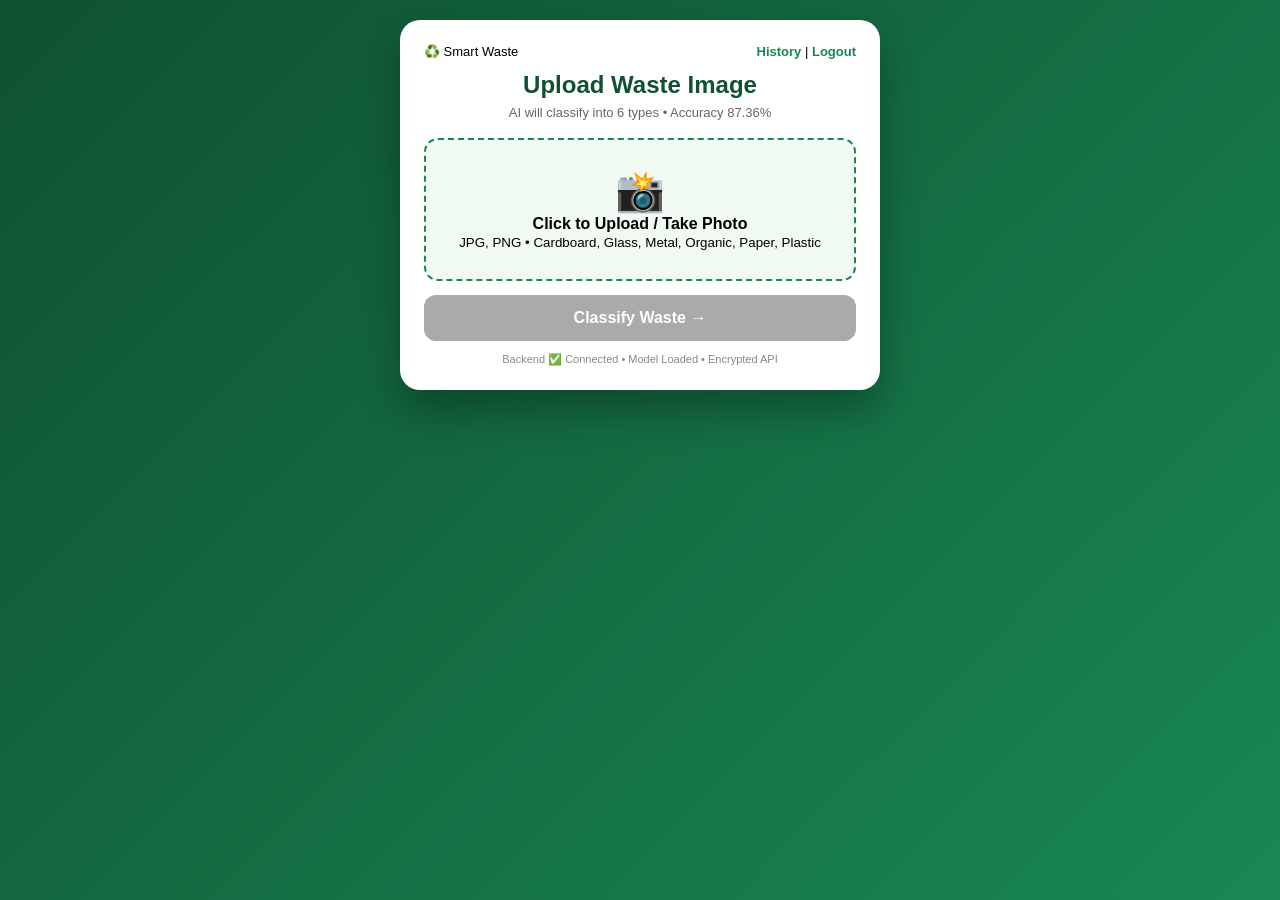
<file: final.html>
<!DOCTYPE html>
<html lang="en">
<head>
<meta charset="UTF-8">
<meta name="viewport" content="width=device-width, initial-scale=1.0">
<title>Smart Waste Classifier ♻️</title>
<style>
*{margin:0;padding:0;box-sizing:border-box;font-family:'Segoe UI',sans-serif}
body{background:linear-gradient(135deg,#0f5132,#198754);min-height:100vh;padding:20px}
.card{max-width:480px;margin:0 auto;background:#fff;border-radius:20px;padding:24px;box-shadow:0 20px 40px rgba(0,0,0,.3)}
h1{text-align:center;color:#0f5132;font-size:24px}
.sub{text-align:center;color:#666;font-size:13px;margin:6px 0 18px}
.upload{border:2px dashed #198754;border-radius:14px;padding:28px;text-align:center;cursor:pointer;background:#f0f9f2}
.upload:hover{background:#e6f4ea}
.upload span{font-size:40px}
#preview{width:100%;max-height:280px;object-fit:cover;border-radius:12px;display:none;margin-top:14px}
button{width:100%;padding:14px;border:none;border-radius:12px;background:#198754;color:#fff;font-size:16px;font-weight:700;cursor:pointer;margin-top:14px}
button:disabled{background:#aaa}
.result{display:none;margin-top:16px;padding:16px;border-radius:14px;text-align:center}
.bar{height:12px;background:#e9ecef;border-radius:20px;overflow:hidden;margin:10px 0}
.fill{height:100%;background:#198754;transition:width .6s}
.tip{font-size:13px;color:#333;margin-top:6px}
.top{display:flex;justify-content:space-between;font-size:13px;margin-bottom:12px}
.top a{color:#198754;text-decoration:none;font-weight:600}
.enc{font-size:10px;color:#888;word-break:break-all;margin-top:8px}
</style>
</head>
<body>
<div class="card">
<div class="top"><span>♻️ Smart Waste</span><span><a href="history.html">History</a> | <a href="#" onclick="logout()">Logout</a></span></div>
<h1>Upload Waste Image</h1>
<p class="sub">AI will classify into 6 types • Accuracy 87.36%</p>

<div class="upload" onclick="document.getElementById('file').click()">
<span>📸</span><br><b>Click to Upload / Take Photo</b><br><small>JPG, PNG • Cardboard, Glass, Metal, Organic, Paper, Plastic</small>
<input type="file" id="file" accept="image/*" hidden onchange="showPreview(event)">
</div>
<img id="preview">
<button id="btn" onclick="predict()" disabled>Classify Waste →</button>

<div id="res" class="result">
<h2 id="pred">PAPER</h2>
<p>Confidence: <b id="conf">0%</b></p>
<div class="bar"><div class="fill" id="fill"></div></div>
<p class="tip" id="tip"></p>
<p class="enc" id="enc"></p>
<button onclick="location.reload()">Classify Another</button>
</div>
<p style="text-align:center;font-size:11px;color:#888;margin-top:12px">Backend ✅ Connected • Model Loaded • Encrypted API</p>
</div>

<script>
const API="http://127.0.0.1:5000";
const tips={PAPER:"💙 Tip: Blue Bin - Recycle!",PLASTIC:"💛 Tip: Yellow Bin - Recycle!",ORGANIC:"💚 Tip: Green Bin - Compost!",METAL:"🩶 Tip: Grey Bin - Metal Recycle!",GLASS:"🤍 Tip: White Bin - Glass Recycle!",CARDBOARD:"🤎 Tip: Brown Bin - Cardboard Recycle!"};
const colors={PAPER:"#0d6efd",PLASTIC:"#ffc107",ORGANIC:"#198754",METAL:"#6c757d",GLASS:"#0dcaf0",CARDBOARD:"#fd7e14"};
function showPreview(e){let f=e.target.files[0];if(!f)return;let r=new FileReader();r.onload=()=>{let img=document.getElementById('preview');img.src=r.result;img.style.display='block';document.getElementById('btn').disabled=false};r.readAsDataURL(f)}
function logout(){localStorage.clear();location.href='login.html'}
async function predict(){
let file=document.getElementById('file').files[0];if(!file)return alert('Select image first');
let btn=document.getElementById('btn');btn.textContent='Classifying...';btn.disabled=true;
let fd=new FormData();fd.append('image',file);
try{
let res=await fetch(API+'/predict',{method:'POST',body:fd});
let data=await res.json();
let pred=(data.prediction||data.class||data.label||'').toUpperCase();
let conf=Math.round((data.confidence||data.confidence_score||0)*100);
if(conf<=1&&data.confidence) conf=Math.round(data.confidence);
if(data.plain_preview){pred=(data.plain_preview.prediction||pred).toUpperCase();conf=Math.round((data.plain_preview.confidence||0)*100)}
let box=document.getElementById('res');box.style.display='block';box.style.background='#f8f9fa';box.style.border='2px solid '+ (colors[pred]||'#198754');
document.getElementById('pred').textContent='✅ '+pred;
document.getElementById('pred').style.color=colors[pred]||'#198754';
document.getElementById('conf').textContent=conf+'%';
document.getElementById('fill').style.width=conf+'%';
document.getElementById('fill').style.background=colors[pred]||'#198754';
document.getElementById('tip').textContent=tips[pred]||'';
document.getElementById('enc').textContent=data.encrypted_data?('Encrypted: YES • '+String(data.encrypted_data).substring(0,60)+'...'):'';
box.scrollIntoView({behavior:'smooth'});
}catch(e){alert('Backend not running! Start backend/app.py');btn.textContent='Classify Waste →';btn.disabled=false}
}
</script>
</body>
</html>
</file>
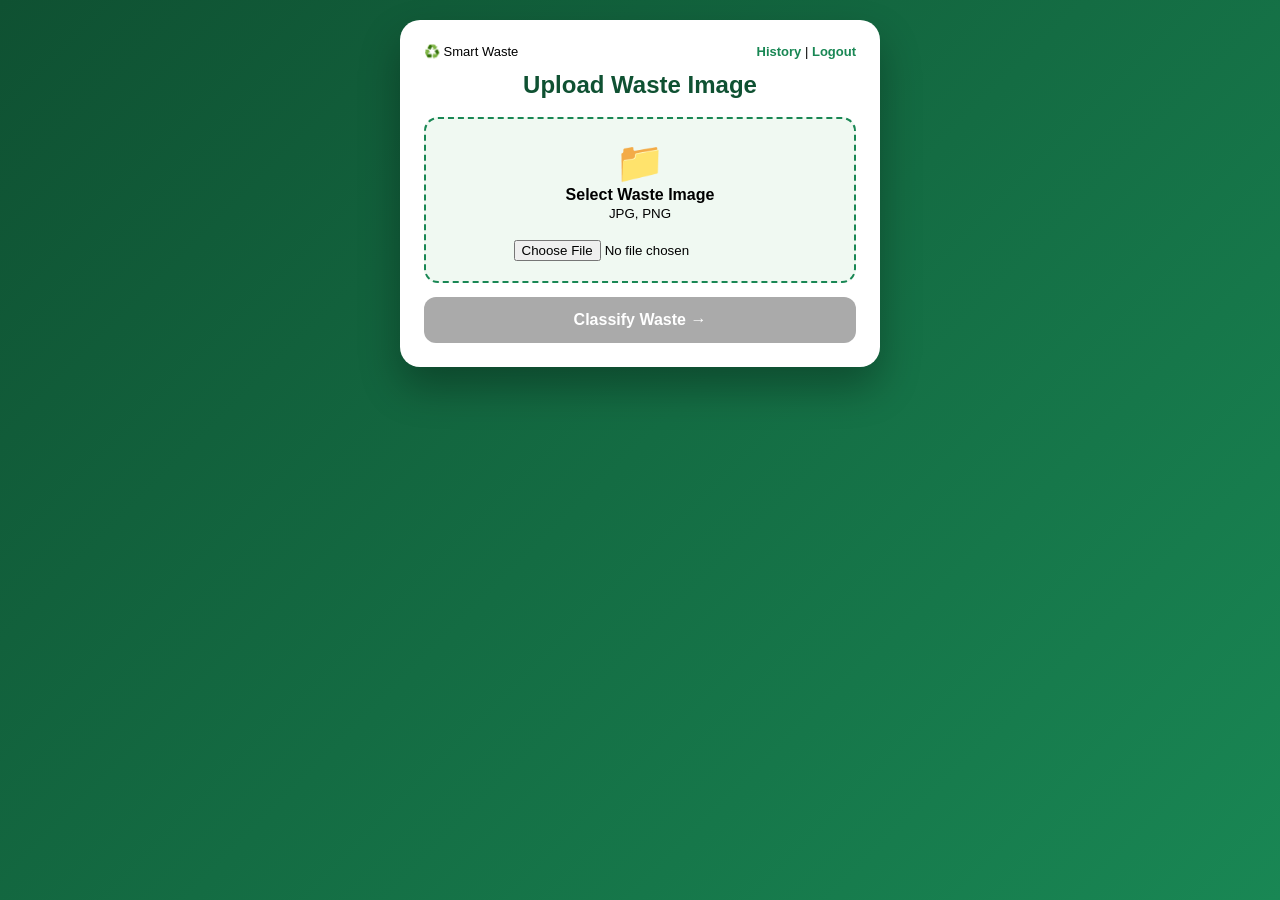
<file: final2.html>
<!DOCTYPE html>
<html lang="en">
<head>
<meta charset="UTF-8">
<meta http-equiv="Cache-Control" content="no-cache, no-store, must-revalidate">
<meta http-equiv="Pragma" content="no-cache">
<meta http-equiv="Expires" content="0">
<meta name="viewport" content="width=device-width, initial-scale=1.0">
<title>Smart Waste Classifier</title>
<style>
  *{margin:0;padding:0;box-sizing:border-box;font-family:'Segoe UI',sans-serif}
  body{background:linear-gradient(135deg,#0f5132,#198754);min-height:100vh;padding:20px}
  .card{max-width:480px;margin:0 auto;background:#fff;border-radius:20px;padding:24px;box-shadow:0 20px 40px rgba(0,0,0,.3)}
  .top{display:flex;justify-content:space-between;font-size:13px;margin-bottom:12px}
  .top a{color:#198754;text-decoration:none;font-weight:600}
  h1{text-align:center;color:#0f5132;font-size:24px;margin-bottom:18px}
  .upload{border:2px dashed #198754;border-radius:14px;padding:20px;text-align:center;background:#f0f9f2}
  .upload span{font-size:40px}
  #preview{width:100%;max-height:280px;object-fit:cover;border-radius:12px;display:none;margin-top:14px}
  button{width:100%;padding:14px;border:none;border-radius:12px;background:#198754;color:#fff;font-size:16px;font-weight:700;cursor:pointer;margin-top:14px}
  button:disabled{background:#aaa;cursor:not-allowed}
  .result{display:none;margin-top:16px;padding:16px;border-radius:14px;text-align:center;background:#f8f9fa;border:2px solid #198754}
  .bar{height:12px;background:#e9ecef;border-radius:20px;overflow:hidden;margin:10px 0}
  .fill{height:100%;background:#198754;transition:width .6s;width:0%}
  .tip{font-size:13px;color:#333;margin-top:6px}
</style>
</head>
<body>
<div class="card">
  <div class="top">
    <span>♻️ Smart Waste</span>
    <span><a href="history.html">History</a> | <a href="#" onclick="logout()">Logout</a></span>
  </div>

  <h1>Upload Waste Image</h1>

  <div class="upload">
    <span>📁</span><br>
    <b>Select Waste Image</b><br>
    <small>JPG, PNG</small><br><br>
    <input type="file" id="file" accept="image/*" style="display:block;margin:0 auto" onchange="showPreview(event)">
  </div>

  <img id="preview">
  <button id="btn" onclick="predict()" disabled>Classify Waste →</button>

  <div id="res" class="result">
    <h2 id="pred">-</h2>
    <p>Confidence: <b id="conf">0%</b></p>
    <div class="bar"><div class="fill" id="fill"></div></div>
    <p class="tip" id="tip"></p>
    <button onclick="location.reload()">Classify Another</button>
  </div>
</div>

<script>
const API = "http://127.0.0.1:5000";

const EMOJI = {
  PAPER: '📰',
  PLASTIC: '🧴',
  ORGANIC: '🌱',
  METAL: '🔩',
  GLASS: '🫙',
  CARDBOARD: '📦'
};

const tips = {
  PAPER: "💙 Tip: Blue Bin - Recycle!",
  PLASTIC: "💛 Tip: Yellow Bin - Recycle!",
  ORGANIC: "💚 Tip: Green Bin - Compost!",
  METAL: "🩶 Tip: Grey Bin - Metal Recycle!",
  GLASS: "🤍 Tip: White Bin - Glass Recycle!",
  CARDBOARD: "🤎 Tip: Brown Bin - Cardboard Recycle!"
};

const colors = {
  PAPER: "#0d6efd",
  PLASTIC: "#ffc107",
  ORGANIC: "#198754",
  METAL: "#6c757d",
  GLASS: "#0dcaf0",
  CARDBOARD: "#fd7e14"
};

function showPreview(event){
  let f = event.target.files[0];
  if(!f) return;
  let reader = new FileReader();
  reader.onload = () => {
    let img = document.getElementById('preview');
    img.src = reader.result;
    img.style.display = 'block';
    document.getElementById('btn').disabled = false;
    document.getElementById('res').style.display = 'none';
  };
  reader.readAsDataURL(f);
}

function logout(){
  localStorage.removeItem('username');
  location.href = 'login.html';
}

async function predict(){
  let file = document.getElementById('file').files[0];
  if(!file){ alert('Please select an image first!'); return; }
  let btn = document.getElementById('btn');
  btn.textContent = 'Classifying...';
  btn.disabled = true;
  let fd = new FormData();
  fd.append('image', file);
  try{
    let res = await fetch(API + '/predict', {method: 'POST', body: fd});
    let d = await res.json();
    let pp = d.plain_preview || d || {};
    let pred = (pp.predicted_class || pp.prediction || d.prediction || '').toString().toUpperCase();
    if(!pred) pred = 'UNKNOWN';
    let raw = pp.confidence ?? d.confidence ?? 0;
    let conf = raw > 1 ? Math.round(raw) : Math.round(raw * 100);
    let box = document.getElementById('res');
    box.style.display = 'block';
    box.style.border = '2px solid ' + (colors[pred] || '#198754');
    document.getElementById('pred').textContent = (EMOJI[pred] || '♻️') + ' ' + pred;
    document.getElementById('pred').style.color = colors[pred] || '#198754';
    document.getElementById('conf').textContent = conf + '%';
    let fill = document.getElementById('fill');
    fill.style.width = conf + '%';
    fill.style.background = colors[pred] || '#198754';
    document.getElementById('tip').textContent = tips[pred] || '';
    // Save history
    try{
      let hist = JSON.parse(localStorage.getItem('waste_history') || '[]');
      hist.unshift({date: new Date().toLocaleString('en-IN'), pred: pred, conf: conf, user: localStorage.getItem('username') || 'shalini'});
      localStorage.setItem('waste_history', JSON.stringify(hist.slice(0,50)));
    }catch(e){}
    box.scrollIntoView({behavior:'smooth'});
  }catch(e){
    alert('Backend not running! Start backend/app.py');
  }
  btn.textContent = 'Classify Waste →';
  btn.disabled = false;
}
</script>
</body>
</html>
</file>
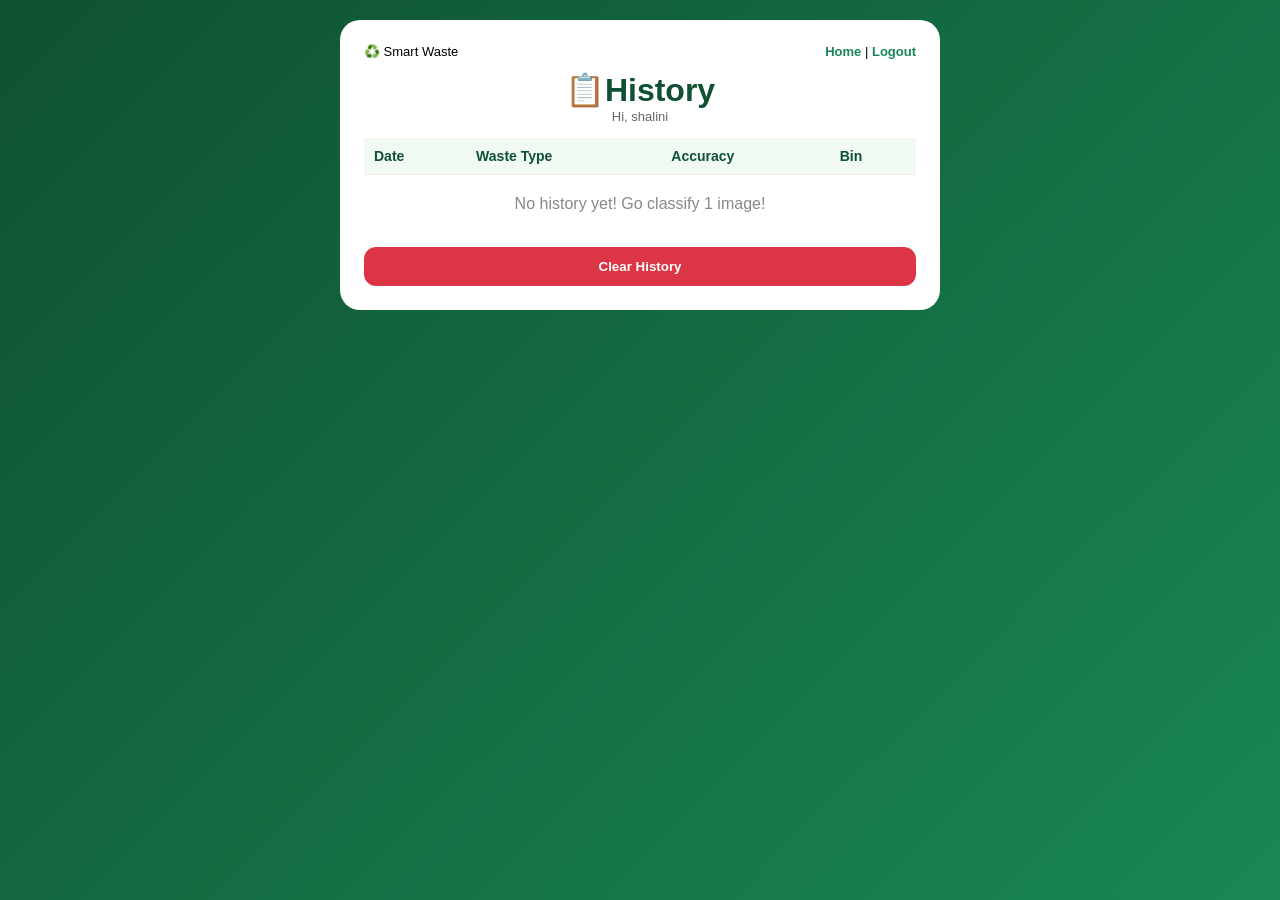
<file: history.html>
<!DOCTYPE html><html lang="en"><head><meta charset="UTF-8"><meta http-equiv="Cache-Control" content="no-cache, no-store, must-revalidate">
<meta http-equiv="Pragma" content="no-cache">
<meta http-equiv="Expires" content="0"><meta name="viewport" content="width=device-width,initial-scale=1"><title>History ♻️</title><style>*{margin:0;padding:0;box-sizing:border-box;font-family:'Segoe UI',sans-serif}body{background:linear-gradient(135deg,#0f5132,#198754);min-height:100vh;padding:20px}.card{max-width:600px;margin:auto;background:#fff;border-radius:20px;padding:24px}h1{text-align:center;color:#0f5132}.top{display:flex;justify-content:space-between;font-size:13px;margin-bottom:12px}.top a{color:#198754;text-decoration:none;font-weight:600}table{width:100%;border-collapse:collapse;margin-top:14px}th,td{padding:10px;border-bottom:1px solid #eee;text-align:left;font-size:14px}th{background:#f0f9f2;color:#0f5132}button{width:100%;padding:12px;background:#dc3545;color:#fff;border:none;border-radius:12px;margin-top:14px;font-weight:700;cursor:pointer}.empty{text-align:center;color:#888;padding:20px}</style></head>
<body><div class="card"><div class="top"><span>♻️ Smart Waste</span><span><a href="final2.html">Home</a> | <a href="#" onclick="logout()">Logout</a></span></div><h1>📋History</h1><p style="text-align:center;font-size:13px;color:#666" id="userLine">Hi, shalini</p><table><thead><tr><th>Date</th><th>Waste Type</th><th>Accuracy</th><th>Bin</th></tr></thead><tbody id="rows"></tbody></table><p class="empty" id="empty" style="display:none">No history yet! Go classify 1 image!</p><button onclick="clearHist()">Clear History</button></div>
<script>
const bins={PAPER:"💙 Blue",PLASTIC:"💛 Yellow",ORGANIC:"💚 Green",METAL:"🩶 Grey",GLASS:"🤍 White",CARDBOARD:"🤎 Brown"};
function logout(){localStorage.removeItem('username');location.href='login.html'}
function clearHist(){localStorage.removeItem('waste_history');location.reload()}
let user=localStorage.getItem('username')||localStorage.getItem('user')||'shalini';
if(user==='undefined' || !user) user='shalini';
document.getElementById('userLine').textContent='Hi, '+user;
let hist=JSON.parse(localStorage.getItem('waste_history')||'[]');
let tbody=document.getElementById('rows');
if(hist.length===0){document.getElementById('empty').style.display='block'}
hist.forEach(h=>{let tr=document.createElement('tr');tr.innerHTML=`<td>${h.date}</td><td><b>${h.pred}</b></td><td>${h.conf}%</td><td>${bins[h.pred]||''}</td>`;tbody.appendChild(tr);});
</script></body></html>
</file>
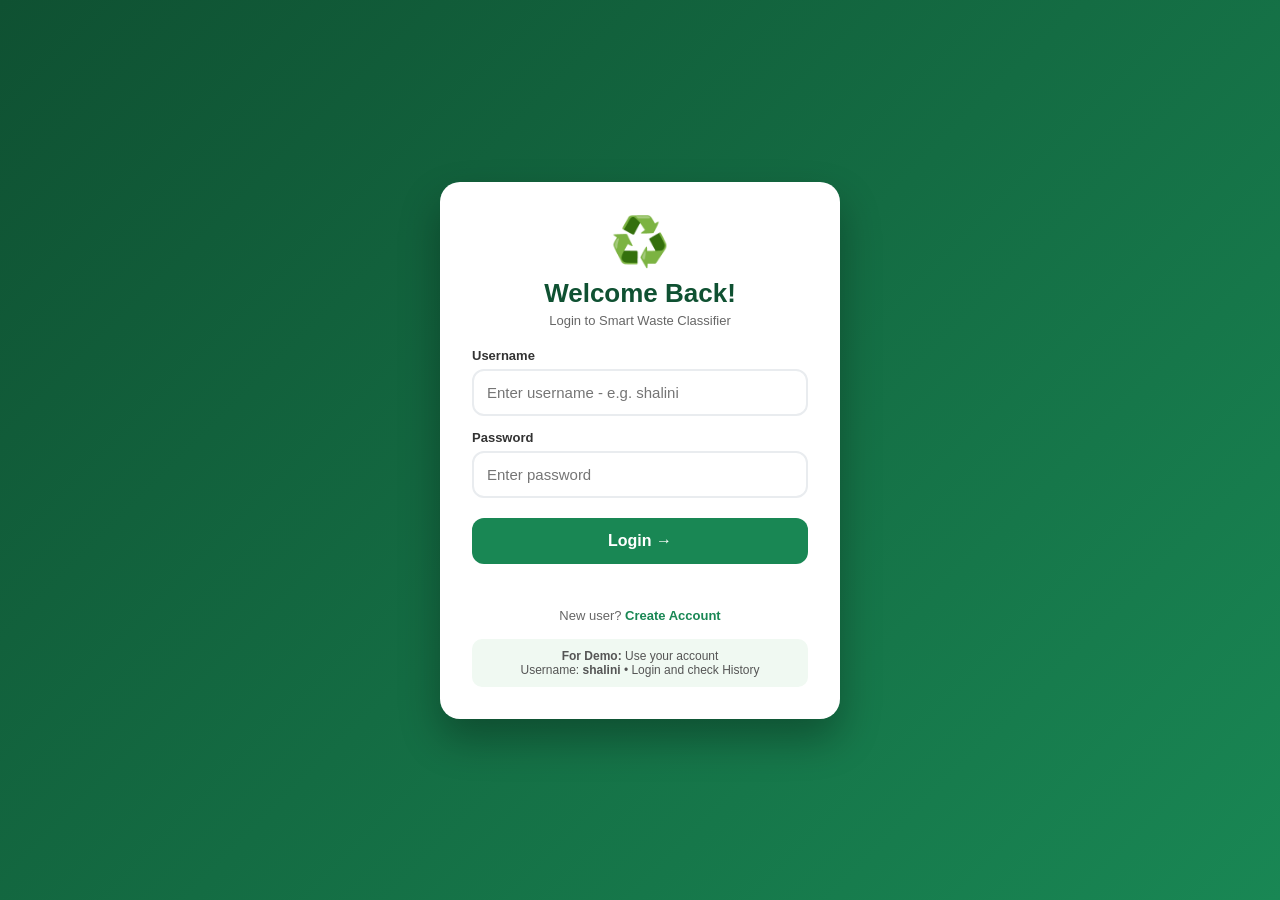
<file: login.html>
<!DOCTYPE html>
<html lang="en">
<head>
<meta charset="UTF-8">
<meta http-equiv="Cache-Control" content="no-cache, no-store, must-revalidate">
<meta http-equiv="Pragma" content="no-cache">
<meta http-equiv="Expires" content="0">
<meta name="viewport" content="width=device-width, initial-scale=1.0">
<title>Login - Smart Waste ♻️</title>
<style>
  *{margin:0;padding:0;box-sizing:border-box;font-family:'Segoe UI',sans-serif}
  body{background:linear-gradient(135deg,#0f5132,#198754);min-height:100vh;display:flex;align-items:center;justify-content:center;padding:20px}
  .card{width:100%;max-width:400px;background:#fff;border-radius:20px;padding:32px;box-shadow:0 20px 40px rgba(0,0,0,.3)}
  .logo{text-align:center;font-size:48px}
  h1{text-align:center;color:#0f5132;font-size:26px;margin:8px 0 4px}
  .sub{text-align:center;color:#666;font-size:13px;margin-bottom:20px}
  label{font-size:13px;font-weight:600;color:#333;display:block;margin:14px 0 6px}
  input{width:100%;padding:13px;border:2px solid #e9ecef;border-radius:12px;font-size:15px;outline:none}
  input:focus{border-color:#198754}
  button{width:100%;padding:14px;border:none;border-radius:12px;background:#198754;color:#fff;font-size:16px;font-weight:700;cursor:pointer;margin-top:20px}
  button:disabled{background:#aaa}
  .link{text-align:center;font-size:13px;margin-top:14px;color:#666}
  .link a{color:#198754;font-weight:600;text-decoration:none}
  #msg{text-align:center;font-size:13px;margin-top:12px;min-height:18px}
  .demo{background:#f0f9f2;border-radius:10px;padding:10px;font-size:12px;color:#555;margin-top:16px;text-align:center}
</style>
</head>
<body>
<div class="card">
  <div class="logo">♻️</div>
  <h1>Welcome Back!</h1>
  <p class="sub">Login to Smart Waste Classifier</p>

  <label>Username</label>
  <input type="text" id="username" placeholder="Enter username - e.g. shalini" autocomplete="username">

  <label>Password</label>
  <input type="password" id="password" placeholder="Enter password" autocomplete="current-password">

  <button id="btn" onclick="doLogin()">Login →</button>
  <p id="msg"></p>

  <p class="link">New user? <a href="register.html">Create Account</a></p>

  <div class="demo">
    <b>For Demo:</b> Use your account<br>
    Username: <b>shalini</b> • Login and check History
  </div>
</div>

<script>
const API = "http://127.0.0.1:5000";

async function doLogin(){
  let username = document.getElementById('username').value.trim();
  let password = document.getElementById('password').value;
  let msg = document.getElementById('msg');
  let btn = document.getElementById('btn');

  if(!username || !password){
    msg.style.color = 'red';
    msg.textContent = 'Please enter username and password!';
    return;
  }

  btn.textContent = 'Logging in...';
  btn.disabled = true;
  msg.textContent = '';

  try{
    let res = await fetch(API + '/login', {
      method: 'POST',
      headers: {'Content-Type': 'application/json'},
      body: JSON.stringify({username: username, password: password})
    });

    let data = await res.json();
    console.log('Login response:', data);

    // FIX: Backend may send username in different field - use typed username as fallback
    if(res.ok || data.success || data.user_id || data.token){
      let finalName = data.username || data.user || data.name || username;
      // Never save "undefined"
      if(!finalName || finalName === 'undefined') finalName = username;
      localStorage.setItem('user_id', data.user_id || data.id || '1');
      localStorage.setItem('username', finalName);
      localStorage.setItem('token', data.token || '');
      msg.style.color = 'green';
      msg.textContent = 'Login success! Hi, ' + finalName;
      setTimeout(()=>{ location.href = 'final2.html'; }, 500);
    } else {
      msg.style.color = 'red';
      msg.textContent = data.message || data.error || 'Login failed! Check username/password';
      btn.textContent = 'Login →';
      btn.disabled = false;
    }
  }catch(e){
    msg.style.color = 'red';
    msg.textContent = 'Backend not running! Start backend/app.py on port 5000';
    btn.textContent = 'Login →';
    btn.disabled = false;
  }
}

// Press Enter to login
document.getElementById('password').addEventListener('keydown', (e)=>{
  if(e.key === 'Enter') doLogin();
});
</script>
</body>
</html>
</file>
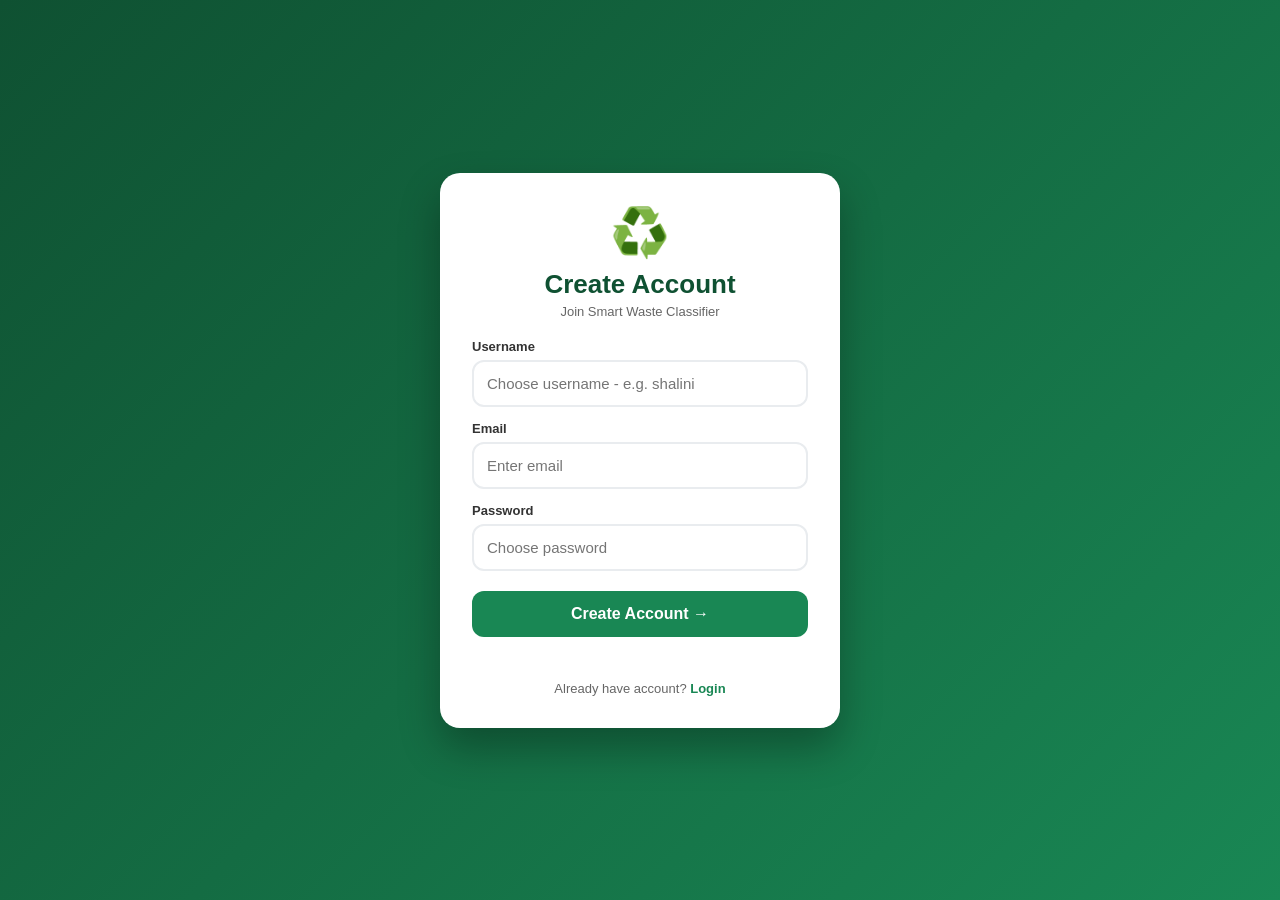
<file: register.html>
<!DOCTYPE html>
<html lang="en">
<head>
<meta charset="UTF-8">
<meta http-equiv="Cache-Control" content="no-cache, no-store, must-revalidate">
<meta http-equiv="Pragma" content="no-cache">
<meta http-equiv="Expires" content="0">
<meta name="viewport" content="width=device-width, initial-scale=1.0">
<title>Register - Smart Waste ♻️</title>
<style>
  *{margin:0;padding:0;box-sizing:border-box;font-family:'Segoe UI',sans-serif}
  body{background:linear-gradient(135deg,#0f5132,#198754);min-height:100vh;display:flex;align-items:center;justify-content:center;padding:20px}
  .card{width:100%;max-width:400px;background:#fff;border-radius:20px;padding:32px;box-shadow:0 20px 40px rgba(0,0,0,.3)}
  .logo{text-align:center;font-size:48px}
  h1{text-align:center;color:#0f5132;font-size:26px;margin:8px 0 4px}
  .sub{text-align:center;color:#666;font-size:13px;margin-bottom:20px}
  label{font-size:13px;font-weight:600;color:#333;display:block;margin:14px 0 6px}
  input{width:100%;padding:13px;border:2px solid #e9ecef;border-radius:12px;font-size:15px;outline:none;display:block}
  input:focus{border-color:#198754}
  button{width:100%;padding:14px;border:none;border-radius:12px;background:#198754;color:#fff;font-size:16px;font-weight:700;cursor:pointer;margin-top:20px;display:block}
  button:disabled{background:#aaa}
  .link{text-align:center;font-size:13px;margin-top:14px;color:#666}
  .link a{color:#198754;font-weight:600;text-decoration:none}
  #msg{text-align:center;font-size:13px;margin-top:12px;min-height:18px}
</style>
</head>
<body>
<div class="card">
  <div class="logo">♻️</div>
  <h1>Create Account</h1>
  <p class="sub">Join Smart Waste Classifier</p>

  <label>Username</label>
  <input type="text" id="username" placeholder="Choose username - e.g. shalini">

  <label>Email</label>
  <input type="email" id="email" placeholder="Enter email">

  <label>Password</label>
  <input type="password" id="password" placeholder="Choose password">

  <button id="btn" onclick="doRegister()">Create Account →</button>
  <p id="msg"></p>

  <p class="link">Already have account? <a href="login.html">Login</a></p>
</div>

<script>
const API = "http://127.0.0.1:5000";
async function doRegister(){
  let username = document.getElementById('username').value.trim();
  let email = document.getElementById('email').value.trim();
  let password = document.getElementById('password').value;
  let msg = document.getElementById('msg');
  let btn = document.getElementById('btn');
  if(!username || !email || !password){
    msg.style.color='red'; msg.textContent='Fill all fields!'; return;
  }
  btn.textContent='Creating...'; btn.disabled=true;
  try{
    let res = await fetch(API + '/register', {
      method:'POST',
      headers:{'Content-Type':'application/json'},
      body: JSON.stringify({username: username, email: email, password: password})
    });
    let data = await res.json();
    if(res.ok || data.success || data.user_id){
      msg.style.color='green'; msg.textContent='Account created! Go to Login...';
      localStorage.setItem('username', username);
      setTimeout(()=>{ location.href='login.html'; }, 800);
    } else {
      msg.style.color='red'; msg.textContent = data.message || data.error || 'Register failed! User may exist';
      btn.textContent='Create Account →'; btn.disabled=false;
    }
  }catch(e){
    msg.style.color='red'; msg.textContent='Backend not running! Start backend/app.py';
    btn.textContent='Create Account →'; btn.disabled=false;
  }
}
</script>
</body>
</html>
</file>
